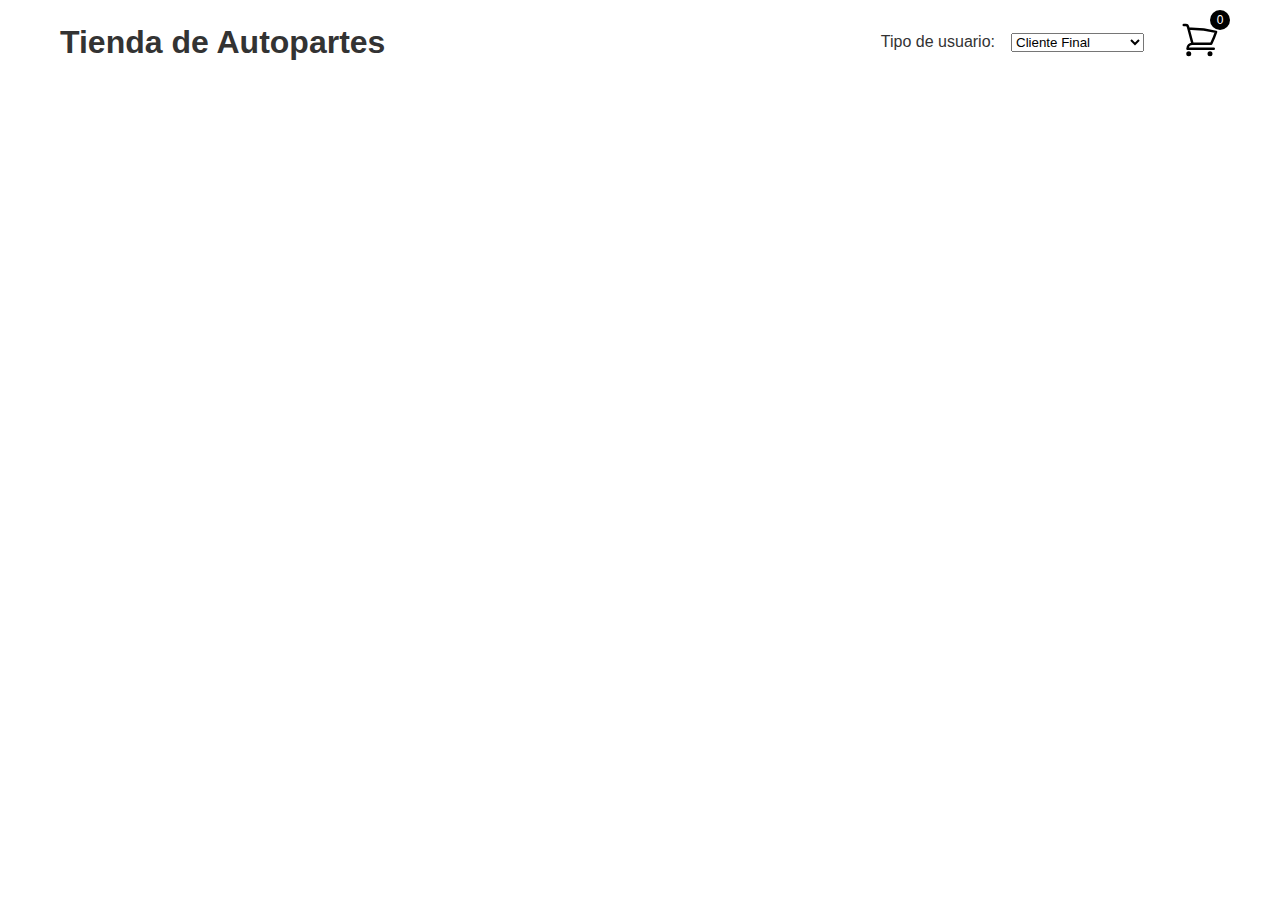
<file: AutoParts/index.html>
<!DOCTYPE html>
<html lang="es">
<head>
  <meta charset="UTF-8" />
  <meta name="viewport" content="width=device-width, initial-scale=1.0"/>
  <title>Tienda de Autopartes</title>
  <link rel="stylesheet" href="style.css" />
</head>
<body>
  <header>
    <h1>Tienda de Autopartes</h1>
    <div style="display: flex; align-items: center; gap: 1rem;">
      <label for="user-type">Tipo de usuario:</label>
      <select id="user-type" class="user-type">
        <option value="b2c">Cliente Final</option>
        <option value="b2b">Distribuidor / Taller</option>
      </select>

      <div class="container-icon">
        <svg xmlns="http://www.w3.org/2000/svg" fill="none" viewBox="0 0 24 24"
          stroke-width="1.5" stroke="currentColor" class="icon-cart">
          <path stroke-linecap="round" stroke-linejoin="round"
            d="M2.25 3h1.386c.51 0 .955.343 1.087.835l.383 1.437M7.5 
               14.25a3 3 0 0 0-3 3h15.75m-12.75-3h11.218c1.121-2.3 
               2.1-4.684 2.924-7.138a60.114 60.114 0 0 0-16.536-1.84M7.5 
               14.25L5.106 5.272M6 20.25a.75.75 0 1 1-1.5 
               0 .75.75 0 0 1 1.5 0Zm12.75 0a.75.75 0 1 
               1-1.5 0 .75.75 0 0 1 1.5 0Z" />
        </svg>
        <div class="count-products" id="contador-productos">0</div>

        <div class="container-cart-products hidden-cart">
          <div class="cart-products-list">
            <!-- Productos del carrito -->
          </div>
          <div class="cart-empty-message">El carrito está vacío.</div>
          <div class="cart-total">
            <h3>Total:</h3>
            <span class="total-pagar">$0</span>
          </div>
          <button class="btn-pagar" disabled>Ir a pagar</button>
        </div>
      </div>
    </div>
  </header>

  <main>
    <div class="container-items">
      <!-- Productos renderizados por JS -->
    </div>
  </main>

  <script src="script.js"></script>
</body>
</html>
</file>
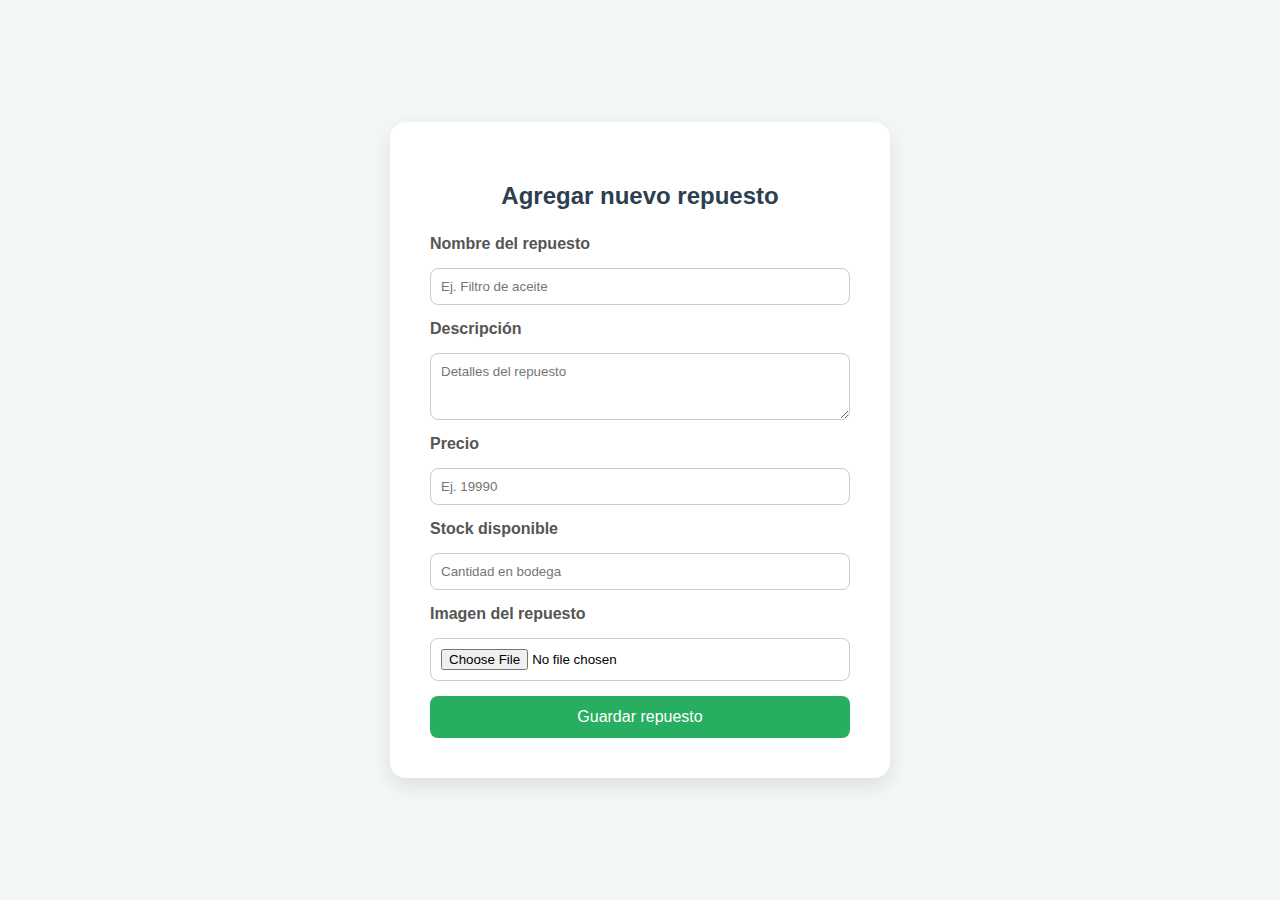
<file: AutoParts/admin_cargar.html>
<!DOCTYPE html>
<html lang="es">
<head>
  <meta charset="UTF-8">
  <meta name="viewport" content="width=device-width, initial-scale=1.0">
  <title>Cargar Repuesto - AutoParte</title>
  <link rel="stylesheet" href="admin_cargar.css">
</head>
<body>
  <div class="form-container">
    <h2>Agregar nuevo repuesto</h2>
    <form>
      <label for="nombre">Nombre del repuesto</label>
      <input type="text" id="nombre" name="nombre" placeholder="Ej. Filtro de aceite" required>

      <label for="descripcion">Descripción</label>
      <textarea id="descripcion" name="descripcion" rows="3" placeholder="Detalles del repuesto" required></textarea>

      <label for="precio">Precio</label>
      <input type="number" id="precio" name="precio" placeholder="Ej. 19990" required>

      <label for="stock">Stock disponible</label>
      <input type="number" id="stock" name="stock" placeholder="Cantidad en bodega" required>

      <label for="imagen">Imagen del repuesto</label>
      <input type="file" id="imagen" name="imagen" accept="image/*" required>

      <button type="submit">Guardar repuesto</button>
    </form>
  </div>
</body>
</html>
</file>
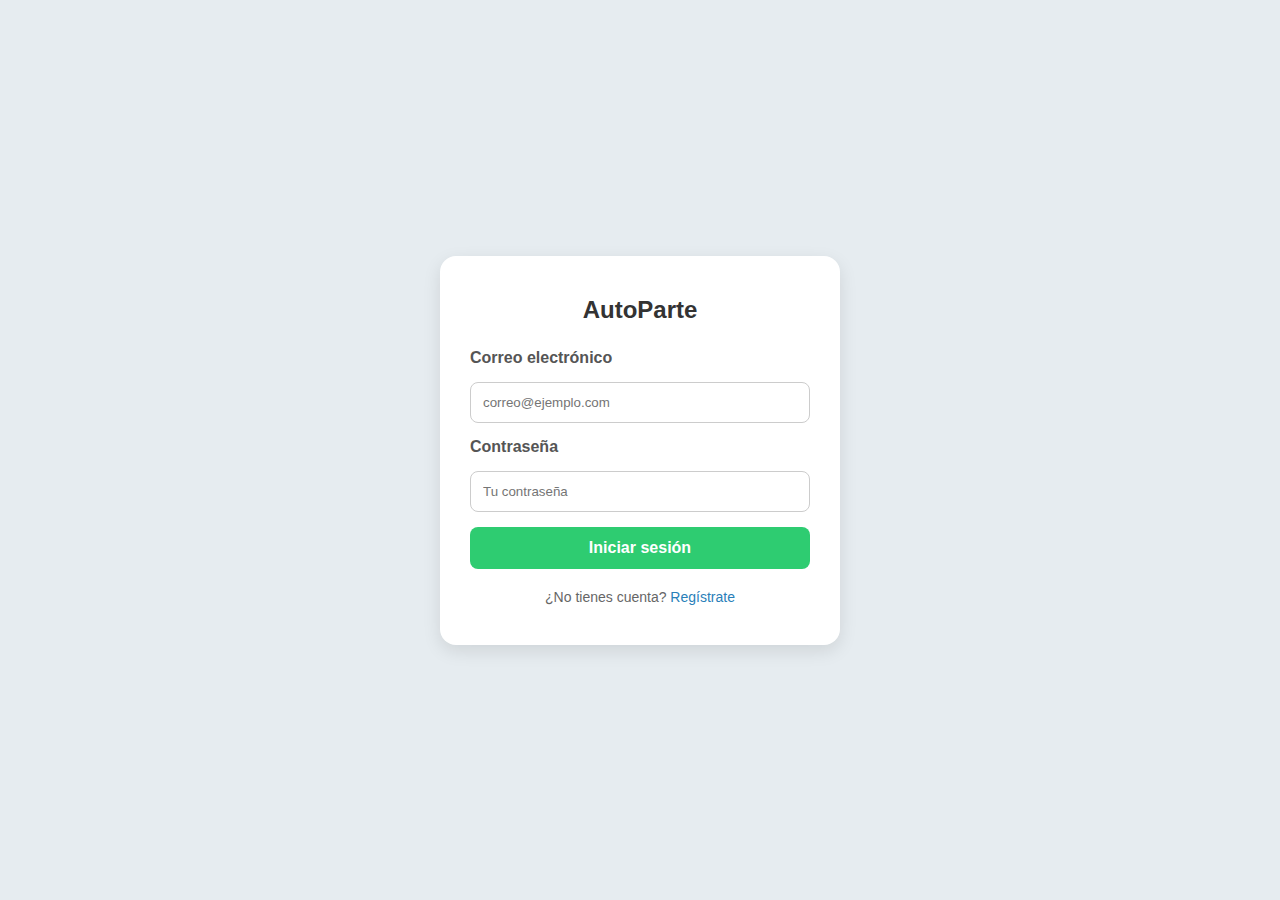
<file: AutoParts/login.html>
<!DOCTYPE html>
<html lang="es">
<head>
  <meta charset="UTF-8">
  <meta name="viewport" content="width=device-width, initial-scale=1.0">
  <title>Login - AutoParte</title>
  <link rel="stylesheet" href="login.css">
</head>
<body>
  <div class="login-container">
    <h2>AutoParte</h2>
    <form>
      <label for="email">Correo electrónico</label>
      <input type="email" id="email" name="email" placeholder="correo@ejemplo.com" required>

      <label for="password">Contraseña</label>
      <input type="password" id="password" name="password" placeholder="Tu contraseña" required>

      <button type="submit">Iniciar sesión</button>
    </form>
    <p class="registro">¿No tienes cuenta? <a href="registro.html">Regístrate</a></p>

  </div>
</body>
</html>
</file>
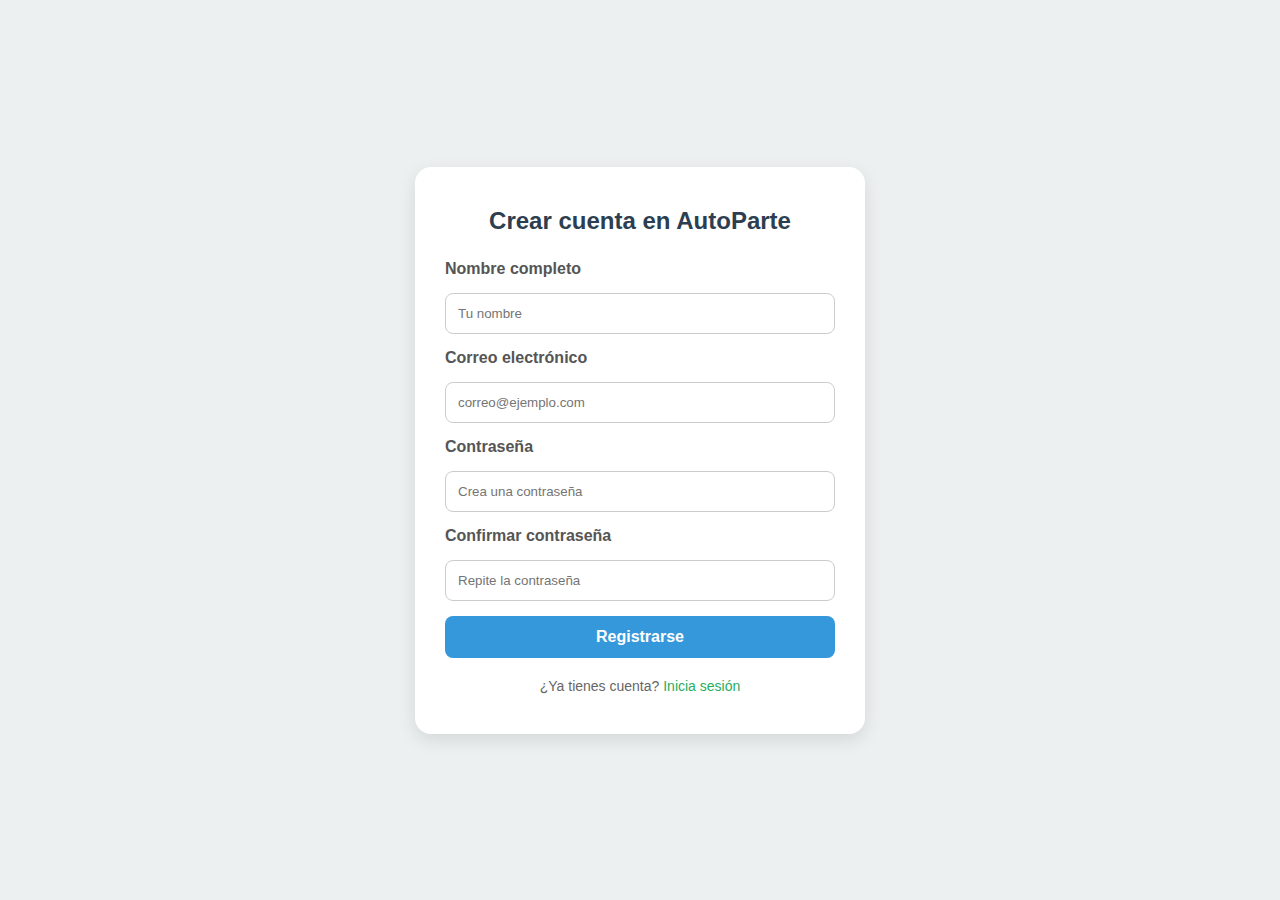
<file: AutoParts/registro.html>
<!DOCTYPE html>
<html lang="es">
<head>
  <meta charset="UTF-8">
  <meta name="viewport" content="width=device-width, initial-scale=1.0">
  <title>Registro - AutoParte</title>
  <link rel="stylesheet" href="registro.css">
</head>
<body>
  <div class="registro-container">
    <h2>Crear cuenta en AutoParte</h2>
    <form>
      <label for="nombre">Nombre completo</label>
      <input type="text" id="nombre" name="nombre" placeholder="Tu nombre" required>

      <label for="email">Correo electrónico</label>
      <input type="email" id="email" name="email" placeholder="correo@ejemplo.com" required>

      <label for="password">Contraseña</label>
      <input type="password" id="password" name="password" placeholder="Crea una contraseña" required>

      <label for="confirmar">Confirmar contraseña</label>
      <input type="password" id="confirmar" name="confirmar" placeholder="Repite la contraseña" required>

      <button type="submit">Registrarse</button>
    </form>
    <p class="login-link">¿Ya tienes cuenta? <a href="login.html">Inicia sesión</a></p>
  </div>
</body>
</html>
</file>
<file: AutoParts/style.css>
* {
  margin: 0;
  padding: 0;
  box-sizing: border-box;
}
body {
  max-width: 1200px;
  margin: 0 auto;
  font-family: Arial, sans-serif;
  color: #333;
  padding: 20px;
}
header {
  display: flex;
  justify-content: space-between;
  align-items: center;
  padding-bottom: 30px;
}
.user-type {
  margin-right: 20px;
}
.icon-cart {
  width: 40px;
  height: 40px;
  stroke: #000;
  cursor: pointer;
}
.container-icon {
  position: relative;
}
.count-products {
  position: absolute;
  top: -10px;
  right: -10px;
  background-color: black;
  color: white;
  width: 20px;
  height: 20px;
  font-size: 12px;
  display: flex;
  justify-content: center;
  align-items: center;
  border-radius: 50%;
}
.container-cart-products {
  position: absolute;
  top: 50px;
  right: 0;
  background-color: white;
  width: 300px;
  border: 1px solid #ccc;
  padding: 15px;
  z-index: 100;
}
.cart-product {
  display: flex;
  justify-content: space-between;
  margin-bottom: 10px;
}
.info-cart-product {
  flex-grow: 1;
}
.icon-close {
  width: 20px;
  height: 20px;
  cursor: pointer;
}
.cart-total {
  margin-top: 20px;
  display: flex;
  justify-content: space-between;
  align-items: center;
}
.cart-total button {
  padding: 8px 12px;
  background: black;
  color: white;
  border: none;
  cursor: pointer;
}
.hidden-cart {
  display: none;
}
.container-items {
  display: grid;
  grid-template-columns: repeat(3, 1fr);
  gap: 20px;
}
.items {
  border: 1px solid #ccc;
  border-radius: 10px;
  overflow: hidden;
  transition: 0.3s;
}
.items:hover {
  box-shadow: 0 10px 20px rgba(0, 0, 0, 0.1);
}
.items img {
  width: 100%;
  height: 200px;
  object-fit: cover;
}
.info-producto {
  padding: 15px;
}
.info-producto button {
  background-color: black;
  color: white;
  border: none;
  padding: 10px;
  width: 100%;
  cursor: pointer;
}
.price {
  font-size: 18px;
  font-weight: bold;
}
</file>
<file: AutoParts/admin_cargar.css>
* {
  box-sizing: border-box;
  font-family: 'Segoe UI', Tahoma, Geneva, Verdana, sans-serif;
}

body {
  background-color: #f4f7f8;
  margin: 0;
  padding: 0;
  display: flex;
  justify-content: center;
  align-items: center;
  height: 100vh;
}

.form-container {
  background-color: #fff;
  padding: 40px;
  border-radius: 16px;
  box-shadow: 0 8px 20px rgba(0,0,0,0.1);
  max-width: 500px;
  width: 100%;
}

h2 {
  text-align: center;
  margin-bottom: 25px;
  color: #2c3e50;
}

form {
  display: flex;
  flex-direction: column;
  gap: 15px;
}

label {
  font-weight: bold;
  color: #555;
}

input[type="text"],
input[type="number"],
textarea,
input[type="file"] {
  padding: 10px;
  border: 1px solid #ccc;
  border-radius: 8px;
}

textarea {
  resize: vertical;
}

button {
  background-color: #27ae60;
  color: white;
  border: none;
  padding: 12px;
  border-radius: 8px;
  font-size: 16px;
  cursor: pointer;
  transition: background-color 0.3s;
}

button:hover {
  background-color: #219150;
}
</file>
<file: AutoParts/login.css>
* {
  box-sizing: border-box;
  margin: 0;
  padding: 0;
  font-family: 'Segoe UI', Tahoma, Geneva, Verdana, sans-serif;
}

body {
  background: #e6ecf0;
  display: flex;
  justify-content: center;
  align-items: center;
  height: 100vh;
}

.login-container {
  background: #fff;
  padding: 40px 30px;
  border-radius: 16px;
  box-shadow: 0 6px 18px rgba(0, 0, 0, 0.1);
  width: 100%;
  max-width: 400px;
  text-align: center;
}

.login-container h2 {
  color: #333;
  margin-bottom: 25px;
}

form {
  display: flex;
  flex-direction: column;
  gap: 15px;
}

label {
  text-align: left;
  font-weight: 600;
  color: #555;
}

input {
  padding: 12px;
  border-radius: 8px;
  border: 1px solid #ccc;
  outline: none;
  transition: border-color 0.2s;
}

input:focus {
  border-color: #2ecc71;
}

button {
  padding: 12px;
  background-color: #2ecc71;
  border: none;
  border-radius: 8px;
  color: white;
  font-size: 16px;
  font-weight: bold;
  cursor: pointer;
  transition: background-color 0.3s;
}

button:hover {
  background-color: #27ae60;
}

.registro {
  margin-top: 20px;
  font-size: 14px;
  color: #666;
}

.registro a {
  color: #2980b9;
  text-decoration: none;
}

.registro a:hover {
  text-decoration: underline;
}
</file>
<file: AutoParts/registro.css>
* {
  box-sizing: border-box;
  margin: 0;
  padding: 0;
  font-family: 'Segoe UI', Tahoma, Geneva, Verdana, sans-serif;
}

body {
  background: #ecf0f1;
  display: flex;
  justify-content: center;
  align-items: center;
  height: 100vh;
}

.registro-container {
  background: #fff;
  padding: 40px 30px;
  border-radius: 16px;
  box-shadow: 0 6px 18px rgba(0, 0, 0, 0.1);
  width: 100%;
  max-width: 450px;
  text-align: center;
}

.registro-container h2 {
  color: #2c3e50;
  margin-bottom: 25px;
}

form {
  display: flex;
  flex-direction: column;
  gap: 15px;
}

label {
  text-align: left;
  font-weight: 600;
  color: #555;
}

input {
  padding: 12px;
  border-radius: 8px;
  border: 1px solid #ccc;
  outline: none;
  transition: border-color 0.2s;
}

input:focus {
  border-color: #3498db;
}

button {
  padding: 12px;
  background-color: #3498db;
  border: none;
  border-radius: 8px;
  color: white;
  font-size: 16px;
  font-weight: bold;
  cursor: pointer;
  transition: background-color 0.3s;
}

button:hover {
  background-color: #2980b9;
}

.login-link {
  margin-top: 20px;
  font-size: 14px;
  color: #666;
}

.login-link a {
  color: #27ae60;
  text-decoration: none;
}

.login-link a:hover {
  text-decoration: underline;
}
</file>
